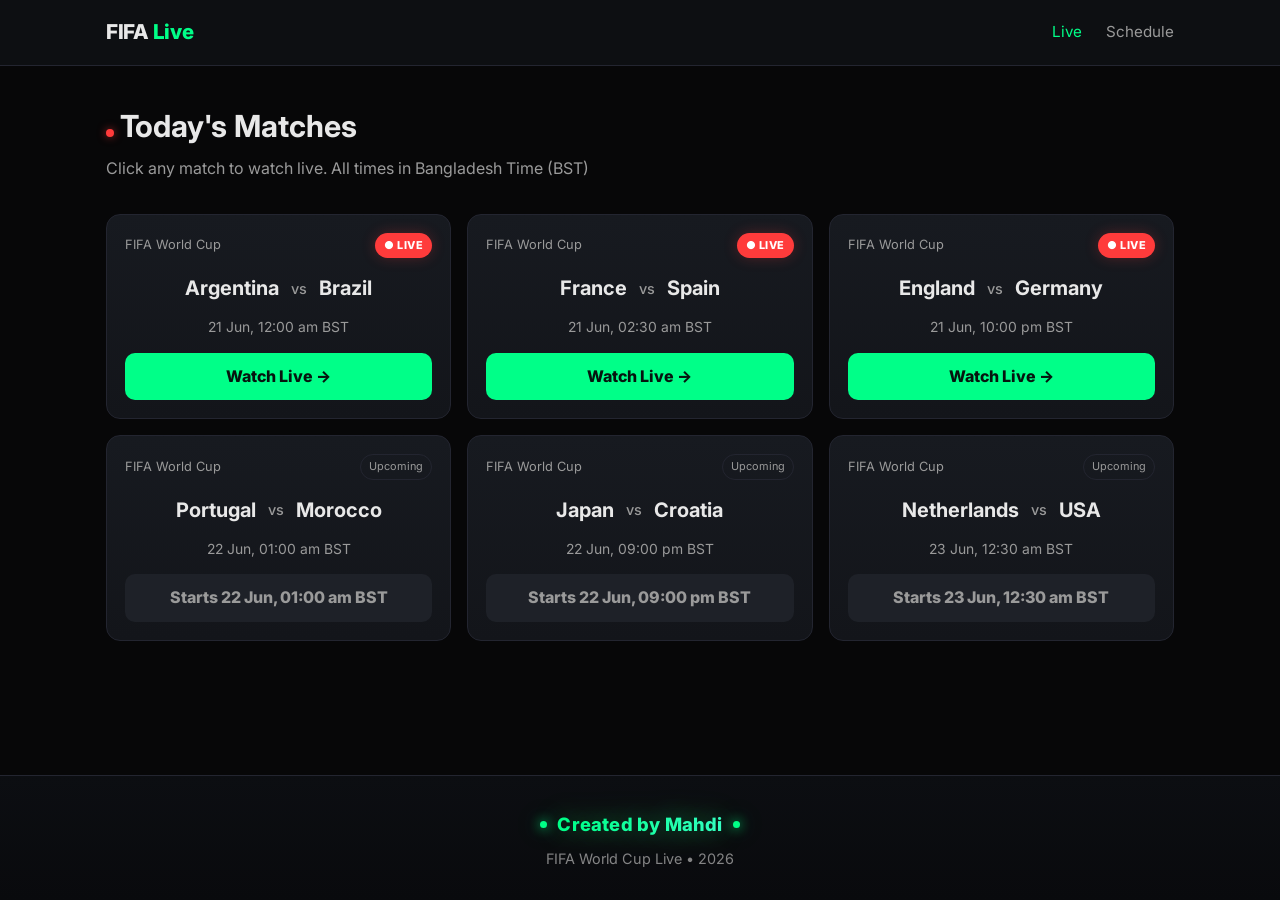
<file: index.html>
<!doctype html>
<html lang="en">
<head>
  <meta charset="utf-8">
  <meta name="viewport" content="width=device-width, initial-scale=1">
  <title>FIFA World Cup Live – Watch Free | Created by Mahdi</title>
  <meta name="description" content="Watch FIFA World Cup matches live in HD. Fast, clean, no buffering. HLS, YouTube & iframe support. Mobile friendly. Created by Mahdi.">
  <meta name="theme-color" content="#00ff88">
  <meta property="og:title" content="FIFA World Cup Live">
  <meta property="og:description" content="Watch FIFA World Cup matches live – fast, clean, no buffering.">
  <meta property="og:type" content="website">
  <link rel="icon" href="favicon.svg" type="image/svg+xml">
  <link rel="preconnect" href="https://fonts.googleapis.com">
  <link rel="preconnect" href="https://fonts.gstatic.com" crossorigin>
  <link href="https://fonts.googleapis.com/css2?family=Inter:wght@500;600;700;800&display=swap" rel="stylesheet">
  <link rel="stylesheet" href="style.css">
</head>
<body>
  <header>
    <nav class="nav">
      <a href="index.html" class="logo">FIFA <span>Live</span></a>
      <div class="nav-links">
        <a href="index.html" class="active">Live</a>
        <a href="schedule.html">Schedule</a>
      </div>
    </nav>
  </header>

  <section class="hero">
    <h1><span class="live-dot"></span>Today's Matches</h1>
    <p>Click any match to watch live. All times in Bangladesh Time (BST)</p>
  </section>

  <main class="matches-grid" id="matches-grid">
    <!-- Matches injected by JS -->
  </main>

  <footer>
    <div class="creator-wrap">
      <div class="creator-glow"></div>
      <div class="creator">Created by Mahdi</div>
      <div class="creator-glow"></div>
    </div>
    <div class="footer-sub">FIFA World Cup Live • 2026</div>
  </footer>

  <script src="matches.js"></script>
  <script>
    const grid = document.getElementById('matches-grid');
    
    MATCHES.forEach(m => {
      const isLive = m.status === 'live';
      const card = document.createElement('div');
      card.className = 'match-card';
      card.innerHTML = `
        <div class="match-top">
          <span>${m.competition}</span>
          ${isLive ? '<span class="live-badge">● LIVE</span>' : '<span class="upcoming-badge">Upcoming</span>'}
        </div>
        <div class="teams">
          <span>${m.home}</span>
          <span class="vs">vs</span>
          <span>${m.away}</span>
        </div>
        <div class="match-meta">${formatBST(m.time)}</div>
        ${isLive && m.src 
          ? `<a class="watch-btn" href="watch.html?id=${m.id}">Watch Live →</a>`
          : `<div class="watch-btn off">Starts ${formatBST(m.time)}</div>`
        }
      `;
      if (isLive && m.src) {
        card.addEventListener('click', e => {
          if (!e.target.closest('a')) window.location = `watch.html?id=${m.id}`;
        });
        card.setAttribute('role','link');
        card.tabIndex = 0;
      }
      grid.appendChild(card);
    });

    if (MATCHES.filter(m => m.status === 'live').length === 0) {
      grid.insertAdjacentHTML('beforeend', `<p style="color:var(--text-dim); grid-column:1/-1; text-align:center; padding:20px 0">No live matches right now. Check the <a href="schedule.html" style="color:var(--green); text-decoration:underline">full schedule</a>.</p>`);
    }
  </script>
</body>
</html>
</file>
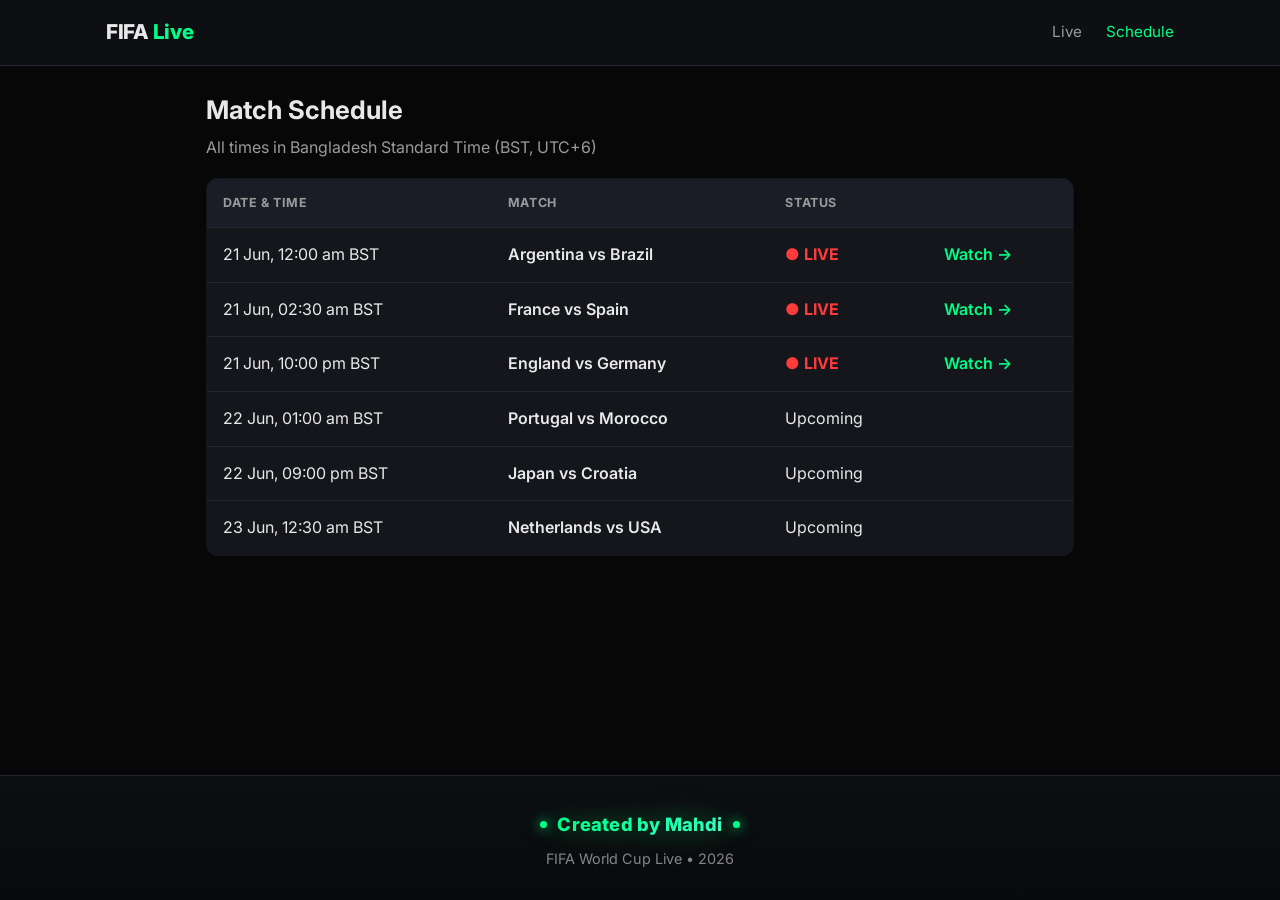
<file: schedule.html>
<!doctype html>
<html lang="en">
<head>
  <meta charset="utf-8">
  <meta name="viewport" content="width=device-width, initial-scale=1">
  <title>Match Schedule - FIFA World Cup Live | Created by Mahdi</title>
  <meta name="description" content="FIFA World Cup match schedule - All times in Bangladesh Standard Time (BST). Created by Mahdi.">
  <meta name="theme-color" content="#00ff88">
  <link rel="icon" href="favicon.svg" type="image/svg+xml">
  <link rel="preconnect" href="https://fonts.googleapis.com">
  <link rel="preconnect" href="https://fonts.gstatic.com" crossorigin>
  <link href="https://fonts.googleapis.com/css2?family=Inter:wght@500;600;700;800&display=swap" rel="stylesheet">
  <link rel="stylesheet" href="style.css">
</head>
<body>
  <header>
    <nav class="nav">
      <a href="index.html" class="logo">FIFA <span>Live</span></a>
      <div class="nav-links">
        <a href="index.html">Live</a>
        <a href="schedule.html" class="active">Schedule</a>
      </div>
    </nav>
  </header>

  <main class="schedule-wrap">
    <div style="margin-bottom:18px">
      <h1 style="font-size:1.6rem;margin-bottom:4px;">Match Schedule</h1>
      <p style="color:var(--text-dim)">All times in Bangladesh Standard Time (BST, UTC+6)</p>
    </div>

    <table class="schedule-table" id="schedule-table">
      <thead>
        <tr>
          <th>Date & Time</th>
          <th>Match</th>
          <th>Status</th>
          <th></th>
        </tr>
      </thead>
      <tbody id="schedule-body">
      </tbody>
    </table>
  </main>

  <footer>
    <div class="creator-wrap">
      <div class="creator-glow"></div>
      <div class="creator">Created by Mahdi</div>
      <div class="creator-glow"></div>
    </div>
    <div class="footer-sub">FIFA World Cup Live • 2026</div>
  </footer>

  <script src="matches.js"></script>
  <script>
    const tbody = document.getElementById('schedule-body');
    // Sort by time
    const sorted = [...MATCHES].sort((a,b) => new Date(a.time) - new Date(b.time));
    
    sorted.forEach(m => {
      const tr = document.createElement('tr');
      const isLive = m.status === 'live';
      tr.innerHTML = `
        <td>${formatBST(m.time)}</td>
        <td class="table-match">${m.home} vs ${m.away}</td>
        <td class="${isLive ? 'table-live' : ''}">${isLive ? '● LIVE' : 'Upcoming'}</td>
        <td>${isLive && m.src ? `<a href="watch.html?id=${m.id}" style="color:var(--green);font-weight:600">Watch →</a>` : ''}</td>
      `;
      tbody.appendChild(tr);
    });
  </script>
</body>
</html>
</file>
<file: style.css>
/* FIFA World Cup Live - Created by Mahdi */
:root {
  --bg: #070708;
  --bg2: #0f1114;
  --card: #14161b;
  --green: #00ff88;
  --green-dim: #00cc6a;
  --green-glow: rgba(0,255,136,0.35);
  --text: #e8e8e8;
  --text-dim: #9a9a9a;
  --border: #232530;
  --red: #ff3b3b;
}

* { margin: 0; padding: 0; box-sizing: border-box; }

body {
  font-family: 'Inter', -apple-system, BlinkMacSystemFont, 'Segoe UI', Roboto, Arial, sans-serif;
  background: var(--bg);
  color: var(--text);
  line-height: 1.6;
  min-height: 100vh;
  display: flex;
  flex-direction: column;
}

a { color: inherit; text-decoration: none; }

.container {
  max-width: 1100px;
  margin: 0 auto;
  padding: 0 16px;
  width: 100%;
}

/* Header */
header {
  background: rgba(15,17,20,0.92);
  border-bottom: 1px solid var(--border);
  position: sticky;
  top: 0;
  z-index: 100;
  backdrop-filter: blur(10px);
}
.nav {
  display: flex;
  align-items: center;
  justify-content: space-between;
  padding: 16px;
  max-width: 1100px;
  margin: 0 auto;
}
.logo {
  font-weight: 800;
  font-size: 1.28rem;
  letter-spacing: -0.3px;
}
.logo span { color: var(--green); }
.nav-links { display: flex; gap: 24px; font-size: 0.95rem; color: var(--text-dim); }
.nav-links a:hover, .nav-links a.active { color: var(--green); }

/* Hero */
.hero {
  padding: 36px 16px 12px;
  max-width: 1100px;
  margin: 0 auto;
  width: 100%;
}
.hero h1 { font-size: 1.9rem; margin-bottom: 6px; }
.hero p { color: var(--text-dim); }
.live-dot {
  display: inline-block;
  width: 8px; height: 8px;
  background: var(--red);
  border-radius: 50%;
  margin-right: 6px;
  box-shadow: 0 0 8px rgba(255,59,59,.6);
  animation: pulse 1.6s infinite;
}

/* Match grid */
.matches-grid {
  display: grid;
  grid-template-columns: repeat(auto-fill, minmax(300px, 1fr));
  gap: 16px;
  padding: 20px 16px 40px;
  max-width: 1100px;
  margin: 0 auto;
  width: 100%;
}

.match-card {
  background: linear-gradient(180deg, #171a20, #13151a);
  border: 1px solid var(--border);
  border-radius: 14px;
  padding: 18px;
  transition: border-color .2s, transform .15s, box-shadow .2s;
  cursor: pointer;
}
.match-card:hover {
  border-color: #33394a;
  transform: translateY(-2px);
  box-shadow: 0 10px 30px rgba(0,0,0,.35);
}
.match-top {
  display: flex;
  justify-content: space-between;
  align-items: center;
  margin-bottom: 14px;
  font-size: 0.8rem;
  color: var(--text-dim);
}
.live-badge {
  background: var(--red);
  color: #fff;
  font-weight: 800;
  font-size: 0.68rem;
  padding: 4px 9px;
  border-radius: 20px;
  letter-spacing: .5px;
  animation: pulse 1.6s infinite;
  box-shadow: 0 0 14px rgba(255,59,59,.25);
}
@keyframes pulse { 0%,100%{opacity:1} 50%{opacity:.62} }
.upcoming-badge {
  border: 1px solid var(--border);
  color: var(--text-dim);
  font-size: 0.68rem;
  padding: 3px 8px;
  border-radius: 20px;
}
.teams {
  display: flex;
  align-items: center;
  justify-content: center;
  gap: 12px;
  font-size: 1.25rem;
  font-weight: 700;
  margin-bottom: 12px;
}
.teams .vs { color: var(--text-dim); font-weight: 500; font-size: 0.9rem;}
.match-meta {
  text-align: center;
  color: var(--text-dim);
  font-size: 0.87rem;
}
.watch-btn {
  display: block;
  width: 100%;
  text-align: center;
  margin-top: 14px;
  background: var(--green);
  color: #06150f;
  font-weight: 800;
  padding: 11px;
  border-radius: 10px;
  transition: background .15s, transform .1s, box-shadow .2s;
}
.watch-btn:hover { background: var(--green-dim); box-shadow: 0 0 20px rgba(0,255,136,.18); }
.watch-btn.off { background: #1e2128; color: var(--text-dim); cursor: not-allowed; }

/* Watch Page - BIGGER PLAYER */
.watch-wrap {
  max-width: 1280px;
  margin: 22px auto;
  padding: 0 16px;
  width: 100%;
  flex: 1;
}
.back-link { color: var(--text-dim); font-size: 0.9rem; margin-bottom: 12px; display: inline-block;}
.back-link:hover { color: var(--green); }
.match-title-watch {
  font-size: 1.45rem;
  font-weight: 700;
  margin-bottom: 14px;
  display: flex;
  align-items: center;
  gap: 10px;
  flex-wrap: wrap;
}
.live-pill {
  background: var(--red);
  color: #fff;
  font-size: .72rem;
  font-weight: 800;
  padding: 3px 9px;
  border-radius: 20px;
}

.player-container {
  background: #000;
  border-radius: 16px;
  overflow: hidden;
  border: 1px solid #1d2029;
  aspect-ratio: 16/9;
  position: relative;
  box-shadow: 0 18px 60px rgba(0,0,0,.55), 0 0 0 1px rgba(255,255,255,.02) inset;
}
.player-container iframe,
.player-container video {
  width: 100%;
  height: 100%;
  border: 0;
  display: block;
  background: #000;
}

/* Loading spinner */
.player-loading {
  position: absolute;
  inset: 0;
  display: flex;
  flex-direction: column;
  align-items: center;
  justify-content: center;
  gap: 14px;
  background: #050507;
  color: #9aa;
  z-index: 5;
  transition: opacity .35s;
}
.player-loading.hidden { opacity: 0; pointer-events: none; }
.spinner {
  width: 44px;
  height: 44px;
  border: 3px solid #242734;
  border-top-color: var(--green);
  border-radius: 50%;
  animation: spin 0.85s linear infinite;
  box-shadow: 0 0 18px rgba(0,255,136,.12);
}
@keyframes spin { to { transform: rotate(360deg); } }
.loading-text { font-size: .92rem; color: #b8b8b8; }
.loading-sub { font-size: .8rem; color: #6d727e; }

/* Error overlay */
.player-error {
  position: absolute;
  inset: 0;
  display: none;
  flex-direction: column;
  align-items: center;
  justify-content: center;
  gap: 10px;
  background: rgba(5,5,7,.88);
  color: #d8d8d8;
  z-index: 6;
  text-align: center;
  padding: 20px;
}
.player-error.show { display: flex; }
.retry-btn {
  background: var(--green);
  color: #06150f;
  border: none;
  font-weight: 800;
  padding: 10px 18px;
  border-radius: 9px;
  cursor: pointer;
  font-family: inherit;
  font-size: .92rem;
}
.retry-btn:hover { background: var(--green-dim); }

/* Plyr theme - green */
:root {
  --plyr-color-main: #00ff88;
  --plyr-video-background: #000;
  --plyr-range-fill-background: #00ff88;
}

.stream-info {
  margin-top: 14px;
  background: var(--card);
  border: 1px solid var(--border);
  border-radius: 12px;
  padding: 14px 18px;
  color: var(--text-dim);
  font-size: 0.9rem;
  display: flex;
  justify-content: space-between;
  flex-wrap: wrap;
  gap: 10px;
  align-items: center;
}
.stream-info .left { display: flex; gap: 18px; flex-wrap: wrap; }
.stream-info strong { color: var(--text); }
.badge-ok { color: var(--green); font-weight: 700; }
.small-btn {
  background: #1f2330;
  border: 1px solid #2c3242;
  color: #cfd5df;
  padding: 6px 11px;
  border-radius: 8px;
  font-size: .82rem;
  cursor: pointer;
}
.small-btn:hover { border-color: var(--green); color: var(--green); }

/* Schedule */
.schedule-wrap {
  max-width: 900px;
  margin: 24px auto 40px;
  padding: 0 16px;
  width: 100%;
  flex: 1;
}
.schedule-table {
  width: 100%;
  border-collapse: collapse;
  background: var(--card);
  border-radius: 12px;
  overflow: hidden;
  border: 1px solid var(--border);
}
.schedule-table th, .schedule-table td {
  padding: 14px 16px;
  text-align: left;
  border-bottom: 1px solid var(--border);
}
.schedule-table th {
  background: #1a1d25;
  font-size: 0.78rem;
  text-transform: uppercase;
  letter-spacing: .6px;
  color: var(--text-dim);
}
.schedule-table tr:last-child td { border-bottom: 0; }
.schedule-table tr:hover td { background: rgba(255,255,255,0.015); }
.table-match { font-weight: 600; }
.table-live { color: var(--red); font-weight: 700; }

/* Footer - STYLISH GLOWING */
footer {
  margin-top: auto;
  border-top: 1px solid var(--border);
  background: linear-gradient(180deg, #0c0e12, #090a0d);
  text-align: center;
  padding: 34px 16px 30px;
  color: var(--text-dim);
  font-size: 0.9rem;
}
.creator-wrap {
  display: flex;
  align-items: center;
  justify-content: center;
  gap: 10px;
  flex-wrap: wrap;
}
.creator {
  font-weight: 800;
  font-size: 1.15rem;
  letter-spacing: .2px;
  background: linear-gradient(90deg, #00ff88, #38ffc6, #00ff88);
  background-size: 200% auto;
  -webkit-background-clip: text;
  -webkit-text-fill-color: transparent;
  background-clip: text;
  animation: shine 3.5s linear infinite;
  filter: drop-shadow(0 0 14px rgba(0,255,136,0.22));
  text-shadow: 0 0 24px var(--green-glow);
}
@keyframes shine {
  to { background-position: 200% center; }
}
.creator-glow {
  width: 7px; height: 7px;
  border-radius: 50%;
  background: var(--green);
  box-shadow: 0 0 12px #00ff88, 0 0 28px rgba(0,255,136,.45);
  animation: pulse 1.8s infinite;
}
.footer-sub { margin-top: 8px; opacity: .85; }

/* Mobile */
@media (max-width: 720px) {
  .hero h1 { font-size: 1.5rem; }
  .teams { font-size: 1.1rem; }
  .nav-links { gap: 16px; font-size: 0.88rem; }
  .schedule-table th, .schedule-table td { padding: 12px 10px; font-size: 0.9rem; }
  .match-title-watch { font-size: 1.15rem; }
  .player-container { border-radius: 12px; }
  .stream-info { font-size: .84rem; }
}
@media (min-width: 1280px) {
  /* Even bigger on large screens */
  .watch-wrap { max-width: 1320px; }
}
</file>
